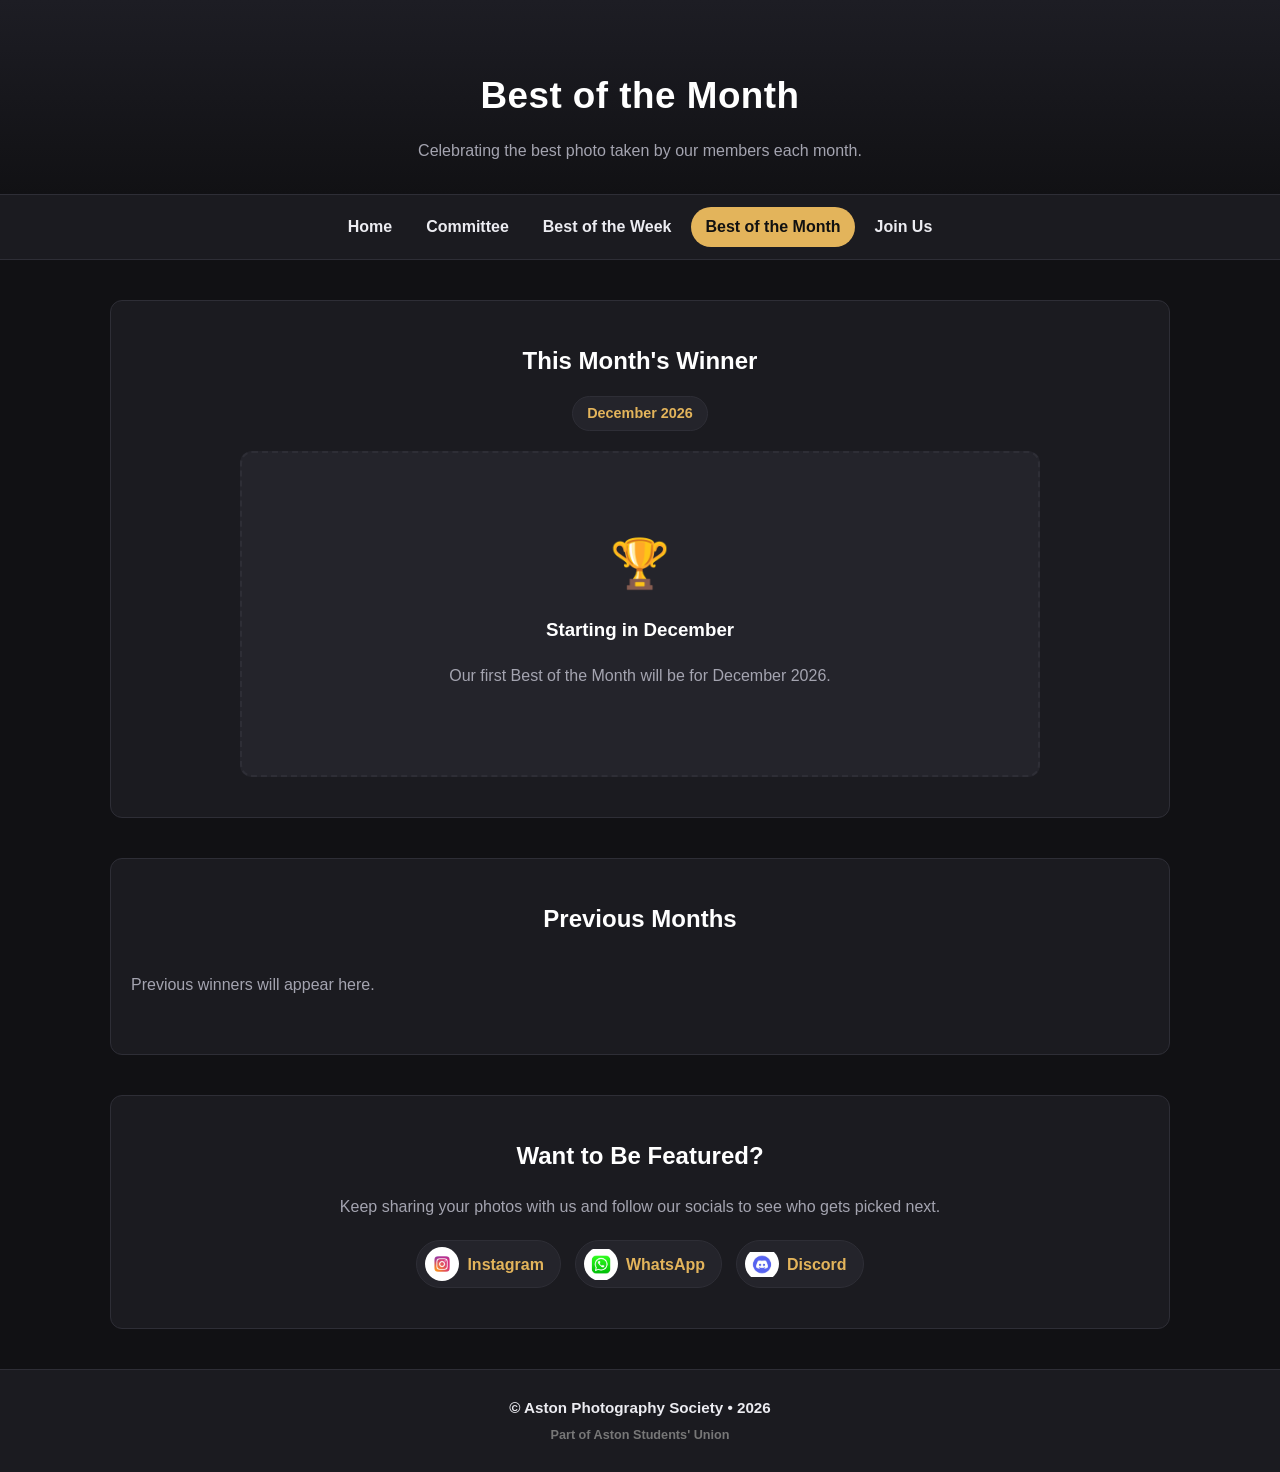
<file: best-of-the-month.html>
<!doctype html>
<html lang="en">

<head>
    <meta charset="utf-8">
    <meta name="viewport" content="width=device-width, initial-scale=1">
    <title>Best of the Month | Aston Photography Society</title>
    <meta name="description" content="Celebrating the best photo taken by our members each month.">
    <link rel="stylesheet" href="style.css">
</head>

<body>

    <header id="page-header">
        <h1>Best of the Month</h1>
        <p>Celebrating the best photo taken by our members each month.</p>
    </header>

    <nav>
        <a href="index.html">Home</a>
        <a href="committee.html">Committee</a>
        <a href="best-of-the-week.html">Best of the Week</a>
        <a href="best-of-the-month.html" class="active" aria-current="page">Best of the Month</a>
        <a href="join-us.html">Join Us</a>
    </nav>

    <main>
        <section id="this-month" class="feature-section">
            <h2>This Month's Winner</h2>
            <span class="period-label">December 2026</span>

            <div class="coming-soon">
                <p class="icon">🏆</p>
                <h3>Starting in December</h3>
                <p>Our first Best of the Month will be for December 2026.</p>
            </div>
        </section>

        <section id="past-winners" class="feature-section">
            <h2>Previous Months</h2>
            <div class="winner-grid">
                <p class="empty-note">Previous winners will appear here.</p>
            </div>
        </section>

        <section id="get-featured" class="feature-section">
            <h2>Want to Be Featured?</h2>
            <p>Keep sharing your photos with us and follow our socials to see who gets picked next.</p>
            <ul class="social-links">
                <li>
                    <img src="Website Pictures/Insta Logo.webp" alt="Insta Logo">
                    <a href="https://www.instagram.com/aston_photographysociety?igsh=MXZkZzdueHlhM2ZoeQ==" class="social-link"
                        target="_blank" rel="noopener noreferrer">Instagram</a>
                </li>
                <li>
                    <img src="Website Pictures/WhatsApp Logo.webp" alt="WhatsApp Logo">
                    <a href="https://chat.whatsapp.com/KKRFSo8tCmO4nJrYVnWc4p?mode=wwt" class="social-link"
                        target="_blank" rel="noopener noreferrer">WhatsApp</a>
                </li>
                <li>
                    <img src="Website Pictures/Discord Logo.jpg" alt="Discord Logo">
                    <a href="https://discord.gg/rdng857zaH" class="social-link"
                        target="_blank" rel="noopener noreferrer">Discord</a>
                </li>
            </ul>
        </section>
    </main>

    <footer id="site-footer">
        <div id="footer-branding">
            <div id="footer-organisation">
                © Aston Photography Society • 2026<br>
                <small>Part of Aston Students' Union</small>
            </div>
        </div>
    </footer>

</body>

</html>
</file>
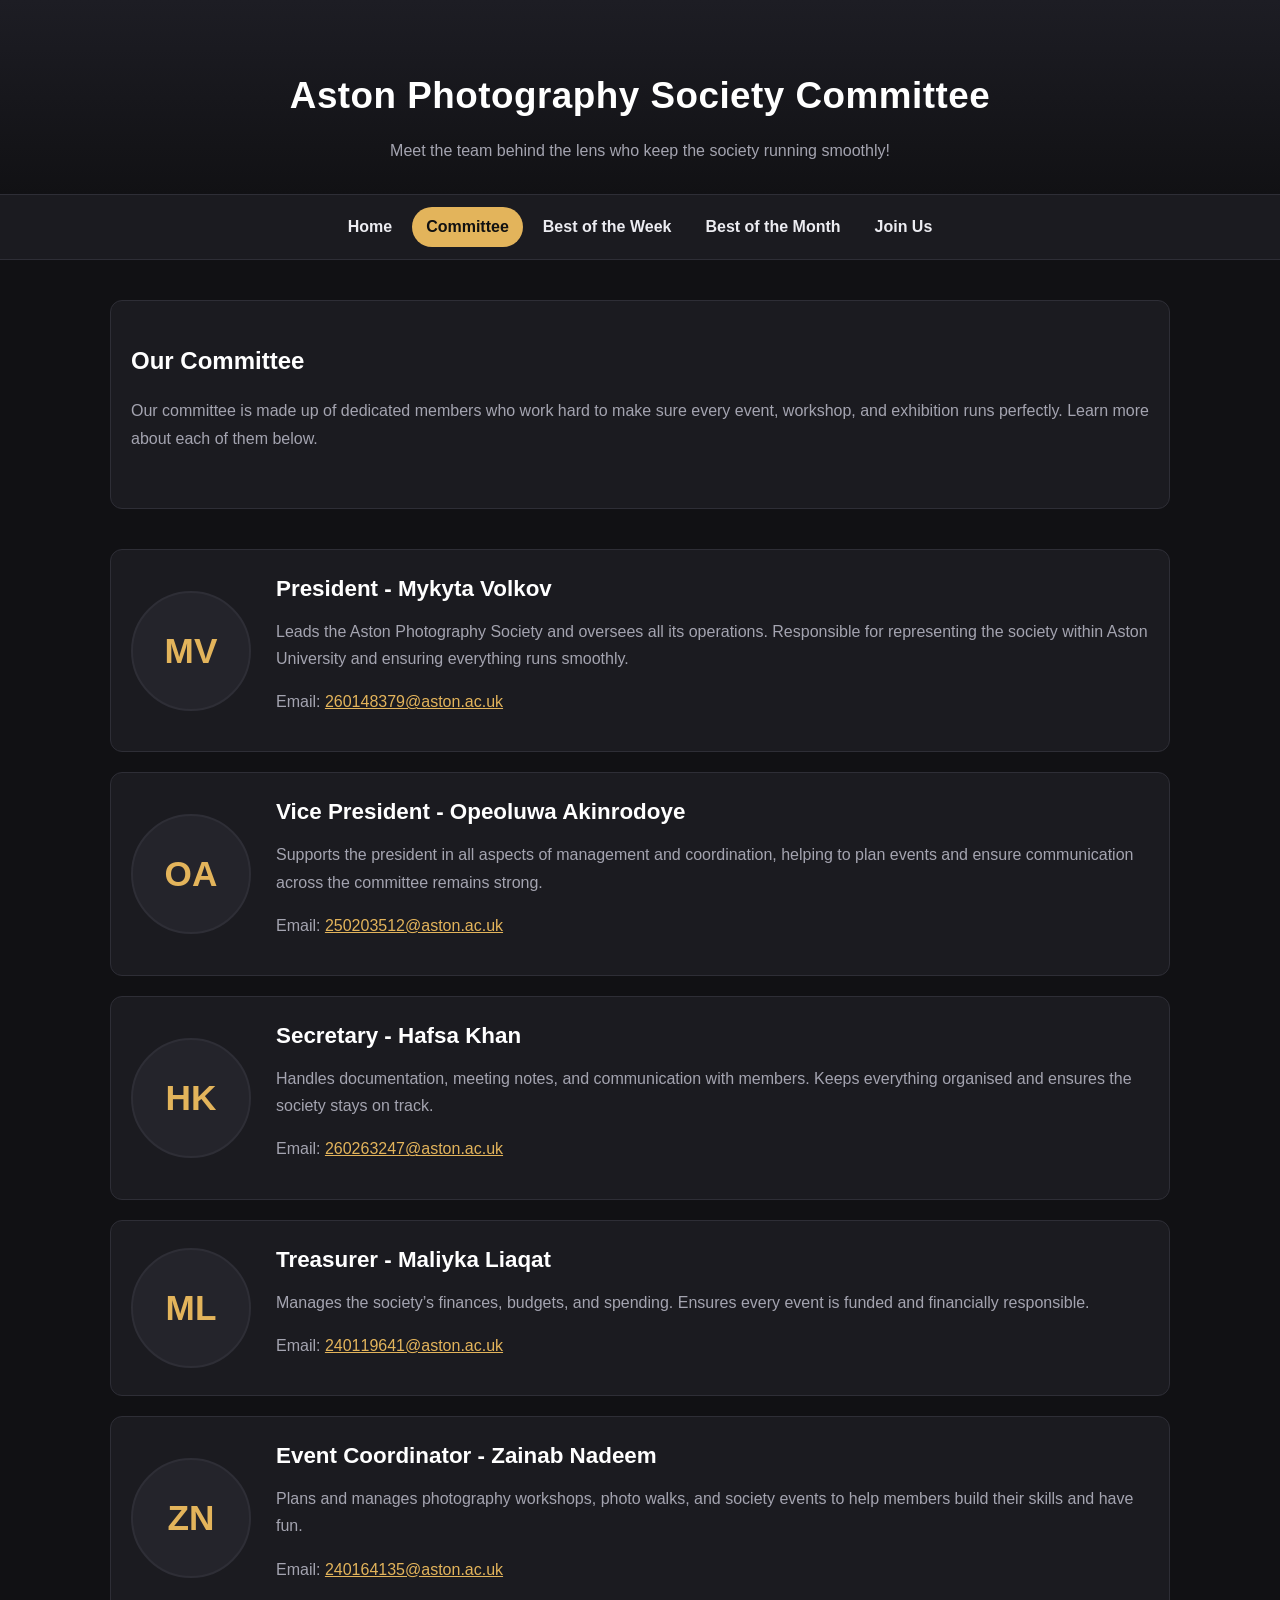
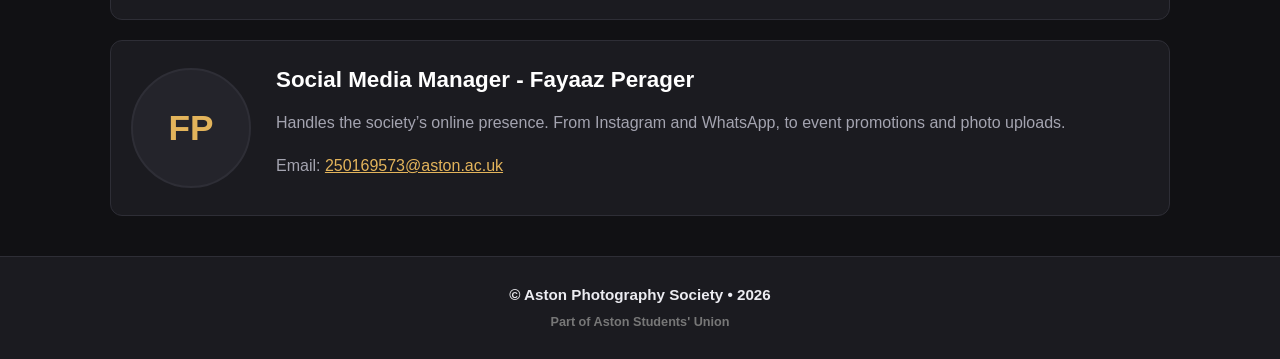
<file: committee.html>
<!DOCTYPE html>
<html lang="en">

<head>
    <meta charset="UTF-8">
    <meta name="viewport" content="width=device-width, initial-scale=1.0">
    <title>Aston Photography Society | Committee</title>
    <link rel="stylesheet" href="style.css">
</head>

<body>

    <header id="page-header">
        <h1>Aston Photography Society Committee</h1>
        <p>Meet the team behind the lens who keep the society running smoothly!</p>
    </header>

    <nav>
        <a href="index.html">Home</a>
        <a href="committee.html" class="active" aria-current="page">Committee</a>
        <a href="best-of-the-week.html">Best of the Week</a>
        <a href="best-of-the-month.html">Best of the Month</a>
        <a href="join-us.html">Join Us</a>
    </nav>

    <main>
        <section id="committee-intro">
            <h2>Our Committee</h2>
            <p>Our committee is made up of dedicated members who work hard to make sure every event, workshop, and
                exhibition runs perfectly. Learn more about each of them below.</p>
        </section>

        <section id="committee-grid">
            <article class="committee-member">
                <div class="member-photo member-photo-blank" role="img" aria-label="President">MV</div> 
                <div class="member-info">
                    <h2 class="member-name">President - Mykyta Volkov</h2>
                    <p class="member-description">Leads the Aston Photography Society and oversees all its operations.
                        Responsible for representing the society within Aston University and ensuring everything runs
                        smoothly.</p>
                    <p>Email: <a href="mailto:260148379@aston.ac.uk">260148379@aston.ac.uk</a></p>
                </div>
            </article>

            <article class="committee-member">
                <div class="member-photo member-photo-blank" role="img" aria-label="Vice President">OA</div>
                <div class="member-info">
                    <h2 class="member-name">Vice President - Opeoluwa Akinrodoye</h2>
                    <p class="member-description">Supports the president in all aspects of management and coordination,
                        helping to plan events and ensure communication across the committee remains strong.</p>
                    <p>Email: <a href="mailto:250203512@aston.ac.uk">250203512@aston.ac.uk</a></p>
                </div>
            </article>

            <article class="committee-member">
                <div class="member-photo member-photo-blank" role="img" aria-label="Secretary">HK</div>
                <div class="member-info">
                    <h2 class="member-name">Secretary - Hafsa Khan</h2>
                    <p class="member-description">Handles documentation, meeting notes, and communication with members.
                        Keeps everything organised and ensures the society stays on track.</p>
                    <p>Email: <a href="mailto:260263247@aston.ac.uk">260263247@aston.ac.uk</a></p>
                </div>
            </article>

            <article class="committee-member">
                <div class="member-photo member-photo-blank" role="img" aria-label="Treasurer">ML</div>
                <div class="member-info">
                    <h2 class="member-name">Treasurer - Maliyka Liaqat</h2>
                    <p class="member-description">Manages the society’s finances, budgets, and spending. Ensures every
                        event is funded and financially responsible.</p>
                    <p>Email: <a href="mailto:240119641@aston.ac.uk">240119641@aston.ac.uk</a></p>
                </div>
            </article>

            <article class="committee-member">
                <div class="member-photo member-photo-blank" role="img" aria-label="Event Coordinator">ZN</div>
                <div class="member-info">
                    <h2 class="member-name">Event Coordinator - Zainab Nadeem</h2>
                    <p class="member-description">Plans and manages photography workshops, photo walks, and society
                        events to help members build their skills and have fun.</p>
                    <p>Email: <a href="mailto:240164135@aston.ac.uk">240164135@aston.ac.uk</a></p>
                </div>
            </article>

            <article class="committee-member">
                <div class="member-photo member-photo-blank" role="img" aria-label="Social Media Manager">FP</div>
                <div class="member-info">
                    <h2 class="member-name">Social Media Manager - Fayaaz Perager</h2>
                    <p class="member-description">Handles the society’s online presence. From Instagram and WhatsApp, to
                        event promotions and photo uploads.</p>
                    <p>Email: <a href="mailto:250169573@aston.ac.uk">250169573@aston.ac.uk</a></p>
                </div>
            </article>

        </section>
    </main>

    <footer id="site-footer">
        <div id="footer-branding">
            <div id="footer-organisation">
                © Aston Photography Society • 2026<br>
                <small>Part of Aston Students' Union</small>
            </div>
        </div>
    </footer>

</body>

</html>
</file>
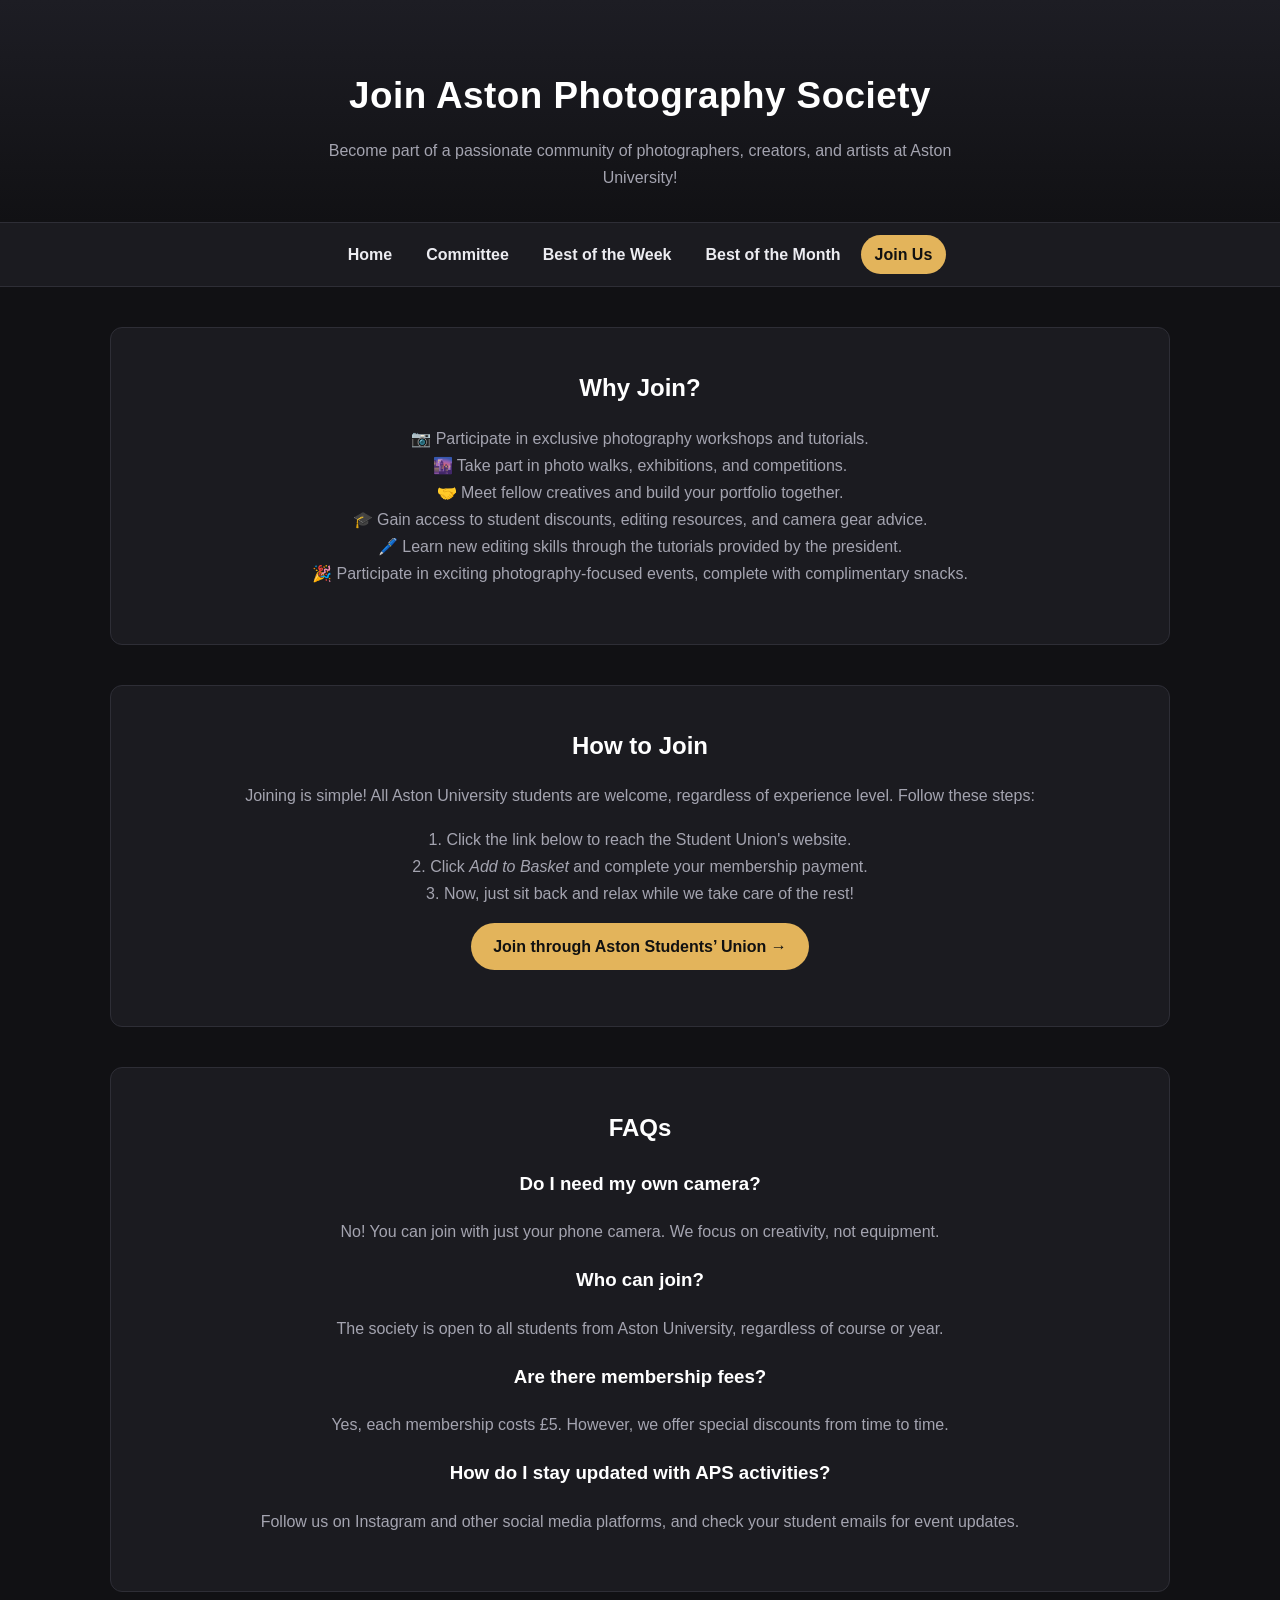
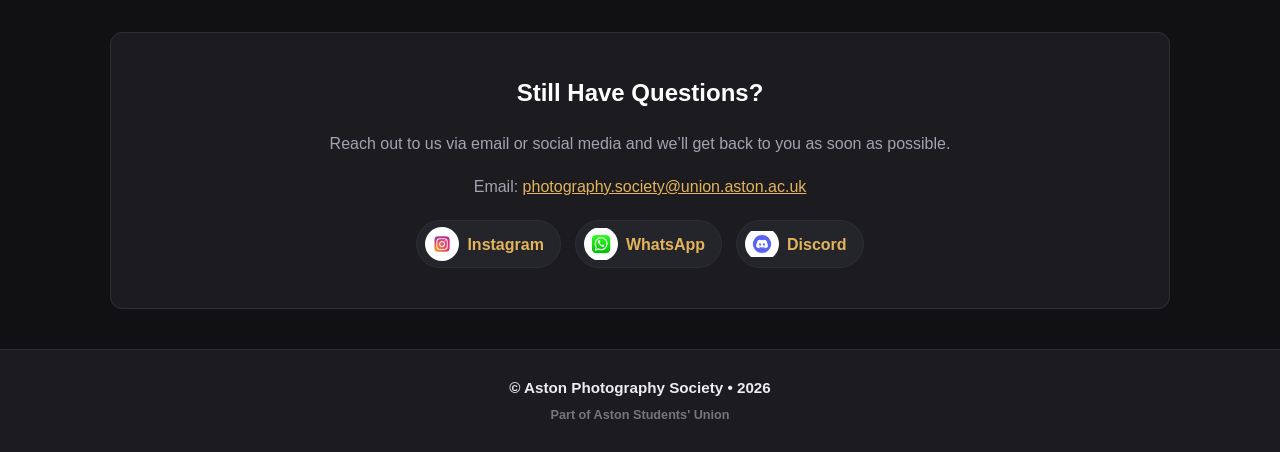
<file: join-us.html>
<!doctype html>
<html lang="en">

<head>
    <meta charset="utf-8">
    <meta name="viewport" content="width=device-width,initial-scale=1">
    <title>Join Us | Aston Photography Society</title>
    <meta name="description" content="Join the Aston Photography Society and become part of our creative community!">
    <link rel="stylesheet" href="style.css">
</head>

<body>

    <header id="page-header">
        <h1>Join Aston Photography Society</h1>
        <p>Become part of a passionate community of photographers, creators, and artists at Aston University!</p>
    </header>

    <nav>
        <a href="index.html">Home</a>
        <a href="committee.html">Committee</a>
        <a href="best-of-the-week.html">Best of the Week</a>
        <a href="best-of-the-month.html">Best of the Month</a>
        <a href="join-us.html" class="active" aria-current="page">Join Us</a>
    </nav>


    <main id="join-us">
        <section id="membership-info">
            <h2>Why Join?</h2>
            <ul>
                <li>📷 Participate in exclusive photography workshops and tutorials.</li>
                <li>🌆 Take part in photo walks, exhibitions, and competitions.</li>
                <li>🤝 Meet fellow creatives and build your portfolio together.</li>
                <li>🎓 Gain access to student discounts, editing resources, and camera gear advice.</li>
                <li>🖊️ Learn new editing skills through the tutorials provided by the president.</li>
                <li>🎉 Participate in exciting photography-focused events, complete with complimentary snacks.</li>
            </ul>
        </section>

        <section id="how-to-join">
            <h2>How to Join</h2>
            <p>Joining is simple! All Aston University students are welcome, regardless of experience level. Follow
                these steps:</p>
            <ol>
                <li>Click the link below to reach the Student Union's website.</li>
                <li>Click <em>Add to Basket</em> and complete your membership payment.</li>
                <li>Now, just sit back and relax while we take care of the rest!</li>
            </ol>
            <p><a href="https://www.astonsu.com/society/photography/" class="button" target="_blank" rel="noopener noreferrer">Join through Aston Students’ Union →</a></p>
        </section>

        <section id="membership-faqs">
            <h2>FAQs</h2>
            <h3>Do I need my own camera?</h3>
            <p>No! You can join with just your phone camera. We focus on creativity, not equipment.</p>

            <h3>Who can join?</h3>
            <p>The society is open to all students from Aston University, regardless of course or year.</p>

            <h3>Are there membership fees?</h3>
            <p>Yes, each membership costs £5. However, we offer special discounts from time to time.</p>

            <h3>How do I stay updated with APS activities?</h3>
            <p>Follow us on Instagram and other social media platforms, and check your student emails for event updates.
            </p>
        </section>

        <section id="contact-info">
            <h2>Still Have Questions?</h2>
            <p>Reach out to us via email or social media and we’ll get back to you as soon as possible.</p>
            <p>Email: <a href="mailto:photography.society@union.aston.ac.uk">photography.society@union.aston.ac.uk</a></p>
            <ul class="social-links">
            <li>
                <img src="../Website Pictures/Insta Logo.webp" alt="Insta Logo">
                <a href="https://www.instagram.com/aston_photographysociety?igsh=MXZkZzdueHlhM2ZoeQ==" class="social-link"
                    target="_blank" rel="noopener noreferrer">
                    Instagram
                </a>
            </li>
            <li>
                <img src="../Website Pictures/WhatsApp Logo.webp" alt="WhatsApp Logo">
                <a href="https://chat.whatsapp.com/KKRFSo8tCmO4nJrYVnWc4p?mode=wwt" class="social-link"
                    target="_blank" rel="noopener noreferrer">
                    WhatsApp
                </a>
            </li>
            <li>
                <img src="../Website Pictures/Discord Logo.jpg" alt="Discord Logo">
                <a href="https://discord.gg/rdng857zaH" class="social-link"
                    target="_blank" rel="noopener noreferrer">
                    Discord
                </a>
            </li>
        </ul>
        </section>
    </main>

    <footer id="site-footer">
        <div id="footer-branding">
            <div id="footer-organisation">
                © Aston Photography Society • 2026<br>
                <small>Part of Aston Students' Union</small>
            </div>
        </div>
    </footer>

</body>


</html>
</file>
<file: style.css>
:root {
    --bg: #111114;
    --surface: #1b1b20;
    --surface-2: #24242b;
    --border: #2e2e36;
    --text: #ececf1;
    --muted: #a4a4b0;
    --accent: #e3b45b;
    --accent-hover: #f0c879;
}

* {
    box-sizing: border-box;
}

body {
    font-family: "Segoe UI", Tahoma, Geneva, Verdana, sans-serif;
    background-color: var(--bg);
    color: var(--text);
    margin: 0;
    padding: 0;
    line-height: 1.7;
}

a {
    color: var(--accent);
}

a:hover {
    color: var(--accent-hover);
}

main {
    max-width: 1100px;
    margin: 40px auto;
    padding: 0 20px;
}

#hero,
#page-header {
    background: linear-gradient(180deg, #1d1d24 0%, var(--bg) 100%);
    text-align: center;
    padding: 40px 20px 30px;
    border-bottom: 1px solid var(--border);
}

#hero h1,
#page-header h1 {
    font-size: 2.3rem;
    letter-spacing: 0.5px;
    margin-bottom: 10px;
    color: #fff;
}

#hero p,
#page-header p {
    max-width: 700px;
    margin: 0 auto;
    color: var(--muted);
    font-size: 1rem;
}

#tagline {
    color: var(--accent) !important;
    margin-bottom: 12px !important;
}

#aps-logo {
    width: 150px;
    height: 150px;
    display: block;
    margin: 20px auto 0;
    border-radius: 12px;
    object-fit: contain;
    background-color: var(--surface);
    border: 1px solid var(--border);
    padding: 8px;
    transition: transform 0.5s ease;
}

#aps-logo:hover {
    transform: scale(1.03);
}

nav {
    background-color: var(--surface);
    padding: 12px 10px;
    text-align: center;
    border-bottom: 1px solid var(--border);
    display: flex;
    flex-wrap: wrap;
    justify-content: center;
    gap: 6px;
    position: sticky;
    top: 0;
    z-index: 10;
}

#hero nav {
    margin: -40px -20px 0;
}

nav a {
    color: var(--text);
    text-decoration: none;
    font-weight: 600;
    font-size: 1rem;
    padding: 6px 14px;
    border-radius: 20px;
    transition: background-color 0.2s ease, color 0.2s ease;
}

nav a:hover {
    background-color: var(--surface-2);
    color: var(--accent);
}

nav a.active {
    background-color: var(--accent);
    color: #111;
}

section {
    background-color: var(--surface);
    border: 1px solid var(--border);
    border-radius: 12px;
    padding: 40px 20px;
    margin: 40px auto;
    max-width: 1100px;
}

section h2 {
    color: #fff;
    margin-top: 0;
    margin-bottom: 15px;
}

section h3 {
    color: #fff;
}

section p,
section li {
    color: var(--muted);
}

body > section {
    margin-left: 20px;
    margin-right: 20px;
}

@media (min-width: 1140px) {
    body > section {
        margin-left: auto;
        margin-right: auto;
    }
}

#about,
#socials,
#highlights,
#contact-info,
#join-us {
    text-align: center;
}

#about-summary {
    max-width: 800px;
    margin: 0 auto 25px;
    line-height: 1.8;
}

#about h3 {
    font-size: 1.4rem;
    margin-top: 40px;
    margin-bottom: 20px;
}

#offers-container {
    display: flex;
    flex-direction: column;
    align-items: center;
    gap: 20px;
}

#about-offers {
    display: flex;
    flex-wrap: wrap;
    justify-content: center;
    gap: 12px;
    list-style: none;
    padding: 0;
    margin: 0;
    width: 100%;
}

#about-offers li {
    flex: 1 1 200px;
    background-color: var(--surface-2);
    border: 1px solid var(--border);
    border-radius: 10px;
    padding: 14px 10px;
    font-weight: 600;
    color: var(--text);
}

#about-media {
    display: flex;
    flex-wrap: wrap;
    justify-content: space-between;
    gap: 10px;
    margin-top: 10px;
    width: 100%;
}

#about-media img,
#about-media video {
    width: calc(25% - 7.5px);
    height: auto;
    border-radius: 10px;
    object-fit: cover;
}

.social-links {
    list-style: none;
    padding: 0;
    margin: 20px auto 0;
    display: flex;
    flex-wrap: wrap;
    justify-content: center;
    gap: 14px;
}

.social-links li {
    background-color: var(--surface-2);
    border: 1px solid var(--border);
    border-radius: 30px;
    padding: 6px 16px 6px 8px;
    display: flex;
    align-items: center;
    gap: 8px;
}

.social-links li img {
    width: 34px;
    height: 34px;
    object-fit: contain;
    border-radius: 50%;
}

.social-link {
    text-decoration: none;
    font-weight: 600;
}

#highlights-list {
    list-style: none;
    padding: 0;
    margin: 0;
}

.highlight-item {
    padding: 15px 0;
    border-bottom: 1px solid var(--border);
}

.highlight-item:last-child {
    border-bottom: none;
}

.highlight-title {
    margin: 0;
    font-weight: 600;
    color: var(--text);
}

.highlight-meta {
    margin: 5px 0 0;
    font-size: 0.95rem;
}

#committee-grid {
    display: flex;
    flex-direction: column;
    gap: 20px;
    background: none;
    border: none;
    padding: 0;
}

.committee-member {
    background-color: var(--surface);
    border: 1px solid var(--border);
    border-radius: 12px;
    display: flex;
    align-items: center;
    padding: 20px;
    transition: border-color 0.3s ease, transform 0.3s ease;
}

.committee-member:hover {
    border-color: var(--accent);
    transform: translateY(-2px);
}

.member-photo {
    width: 120px;
    height: 120px;
    border-radius: 50%;
    background-color: var(--surface-2);
    border: 2px solid var(--border);
    margin-right: 25px;
    flex-shrink: 0;
    object-fit: cover;
}

.member-photo-blank {
    display: flex;
    align-items: center;
    justify-content: center;
    font-size: 2.2rem;
    font-weight: 700;
    color: var(--accent);
}

.member-info {
    flex-grow: 1;
}

.member-name {
    margin: 0;
    font-size: 1.4rem;
    color: #fff;
}

.member-description {
    margin-top: 10px;
}

.member-info p {
    color: var(--muted);
}

#join-us ul {
    list-style: none;
    padding-left: 0;
}

#join-us ol {
    list-style-position: inside;
    padding-left: 0;
}

.button {
    display: inline-block;
    background-color: var(--accent);
    color: #111;
    font-weight: 700;
    text-decoration: none;
    padding: 10px 22px;
    border-radius: 30px;
    transition: background-color 0.2s ease;
}

.button:hover {
    background-color: var(--accent-hover);
    color: #111;
}

.feature-section {
    text-align: center;
}

.period-label {
    display: inline-block;
    background-color: var(--surface-2);
    border: 1px solid var(--border);
    color: var(--accent);
    font-weight: 600;
    font-size: 0.9rem;
    padding: 4px 14px;
    border-radius: 20px;
    margin-bottom: 20px;
}

.winner-card {
    background-color: var(--surface-2);
    border: 2px solid var(--border);
    border-radius: 12px;
    overflow: hidden;
    max-width: 800px;
    margin: 0 auto;
    text-align: left;
    transition: border-color 0.3s ease, transform 0.3s ease;
}

.winner-card:hover {
    border-color: var(--accent);
    transform: translateY(-2px);
}

.winner-card img {
    width: 100%;
    max-height: 560px;
    object-fit: cover;
    display: block;
}

.winner-info {
    padding: 20px 24px;
}

.winner-info h3 {
    margin: 0 0 4px;
    font-size: 1.4rem;
}

.winner-info .winning-photographer {
    color: var(--accent);
    font-weight: 600;
    margin: 0 0 10px;
}

#expanded-image {
    background: var(--surface);
    border: 1px solid var(--border);
    border-radius: 10px;
    padding: 10px;
    max-width: 85vw;
    max-height: 85vh;
}

#expanded-image::backdrop {
    background: rgba(0, 0, 0, 0.85);
}

#expanded-img {
    display: block;
    max-width: 85vw;
    max-height: 82vh;
    object-fit: contain;
    border-radius: 8px;
}

.coming-soon {
    background-color: var(--surface-2);
    border: 2px dashed var(--border);
    border-radius: 12px;
    max-width: 800px;
    margin: 0 auto;
    padding: 70px 20px;
    text-align: center;
}

.coming-soon .icon {
    font-size: 3rem;
    margin: 0;
}

.coming-soon h3 {
    margin: 10px 0 6px;
}

.winner-grid {
    display: grid;
    grid-template-columns: repeat(auto-fit, minmax(180px, 1fr));
    gap: 18px;
    text-align: left;
}

.winner-grid .winner-card {
    max-width: 250px;
    width: 100%;
}

.winner-grid .winner-card img {
    height: 220px;
}

.winner-grid .winner-info {
    padding: 8px 12px;
}

.winner-grid .winner-info h3 {
    font-size: 1.1rem;
}

/* Made this a comment for now seeing as it hasn't been used.

.empty-note {
    font-style: italic;
    grid-column: 1 / -1;
    text-align: center;
}
*/

#site-footer {
    background-color: var(--surface);
    color: var(--muted);
    text-align: center;
    padding: 25px 10px;
    border-top: 1px solid var(--border);
    font-size: 0.95rem;
}

#site-footer p {
    margin: 4px 0;
}

#site-footer small {
    color: #777;
}

#footer-organisation {
    color: var(--text);
    font-weight: 600;
}

@media (max-width: 900px) {
    #aps-logo {
        width: 120px;
        height: 120px;
    }

    #hero h1,
    #page-header h1 {
        font-size: 1.9rem;
    }

    #about-media img,
    #about-media video {
        width: calc(50% - 5px);
    }
}

@media (max-width: 700px) {
    .committee-member {
        flex-direction: column;
        text-align: center;
    }

    .member-photo {
        margin: 0 0 15px 0;
    }

    nav a {
        font-size: 0.9rem;
        padding: 6px 10px;
    }

    #aps-logo {
        width: 100px;
        height: 100px;
    }

    #hero {
        padding: 30px 15px 25px;
    }

    #hero nav {
        margin: -30px -15px 0;
    }

    #about-media img,
    #about-media video {
        width: 100%;
    }

    section {
        padding: 30px 16px;
    }

}
</file>
